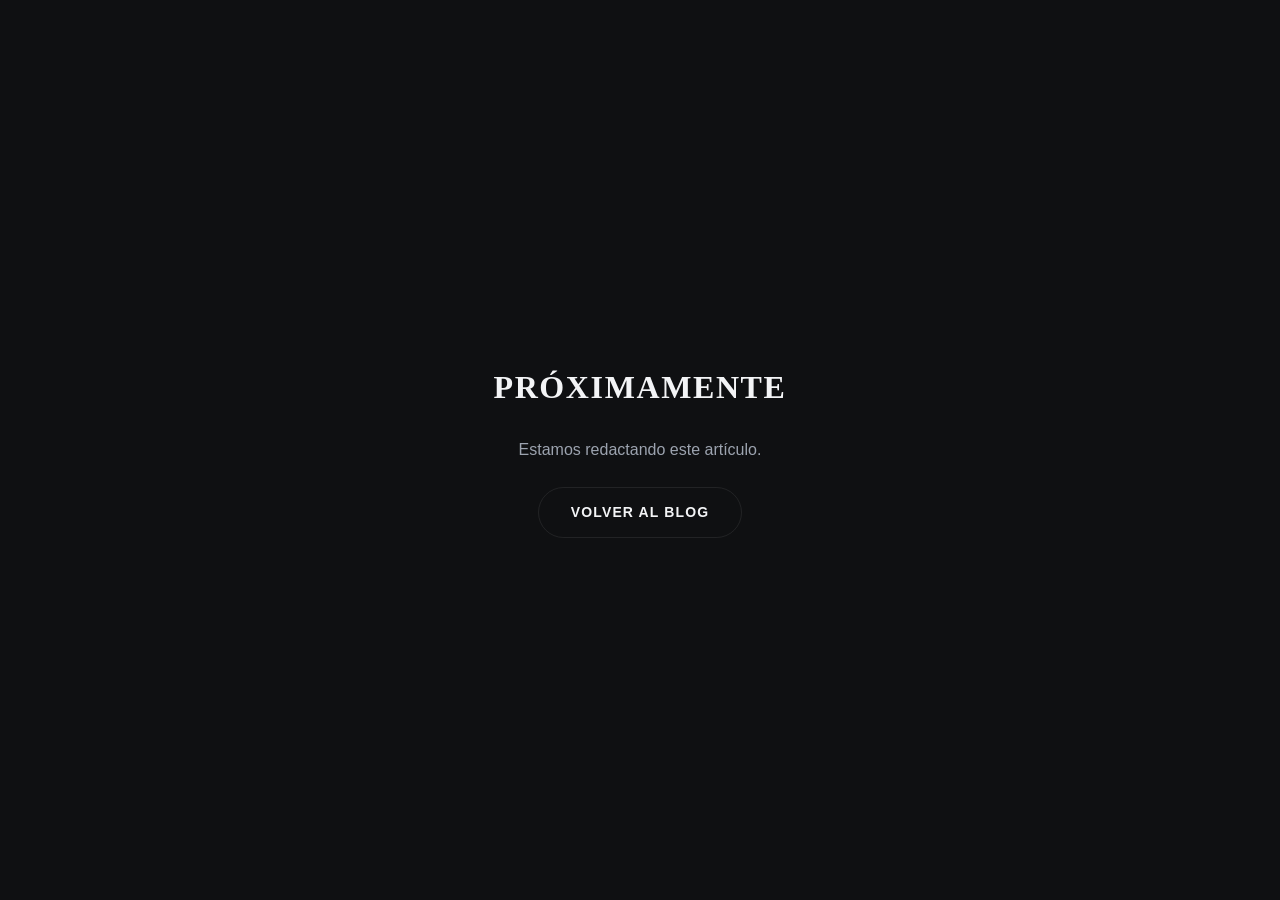
<file: Tarea Clase aut/blogspace.html>
<!DOCTYPE html>
<html lang="es">
<head>
  <meta charset="UTF-8">
  <meta name="viewport" content="width=device-width, initial-scale=1.0">
  <title>Próximamente | KAIRA Architecture</title>
  <link rel="stylesheet" href="style.css">
</head>
<body style="display: flex; align-items: center; justify-content: center; min-height: 100vh; text-align: center;">
  <div>
    <h1>Próximamente</h1>
    <p style="color: var(--text-muted); margin: 1.5rem 0;">Estamos redactando este artículo.</p>
    <a href="blog.html" class="btn btn-outline">Volver al Blog</a>
  </div>
</body>
</html>
</file>
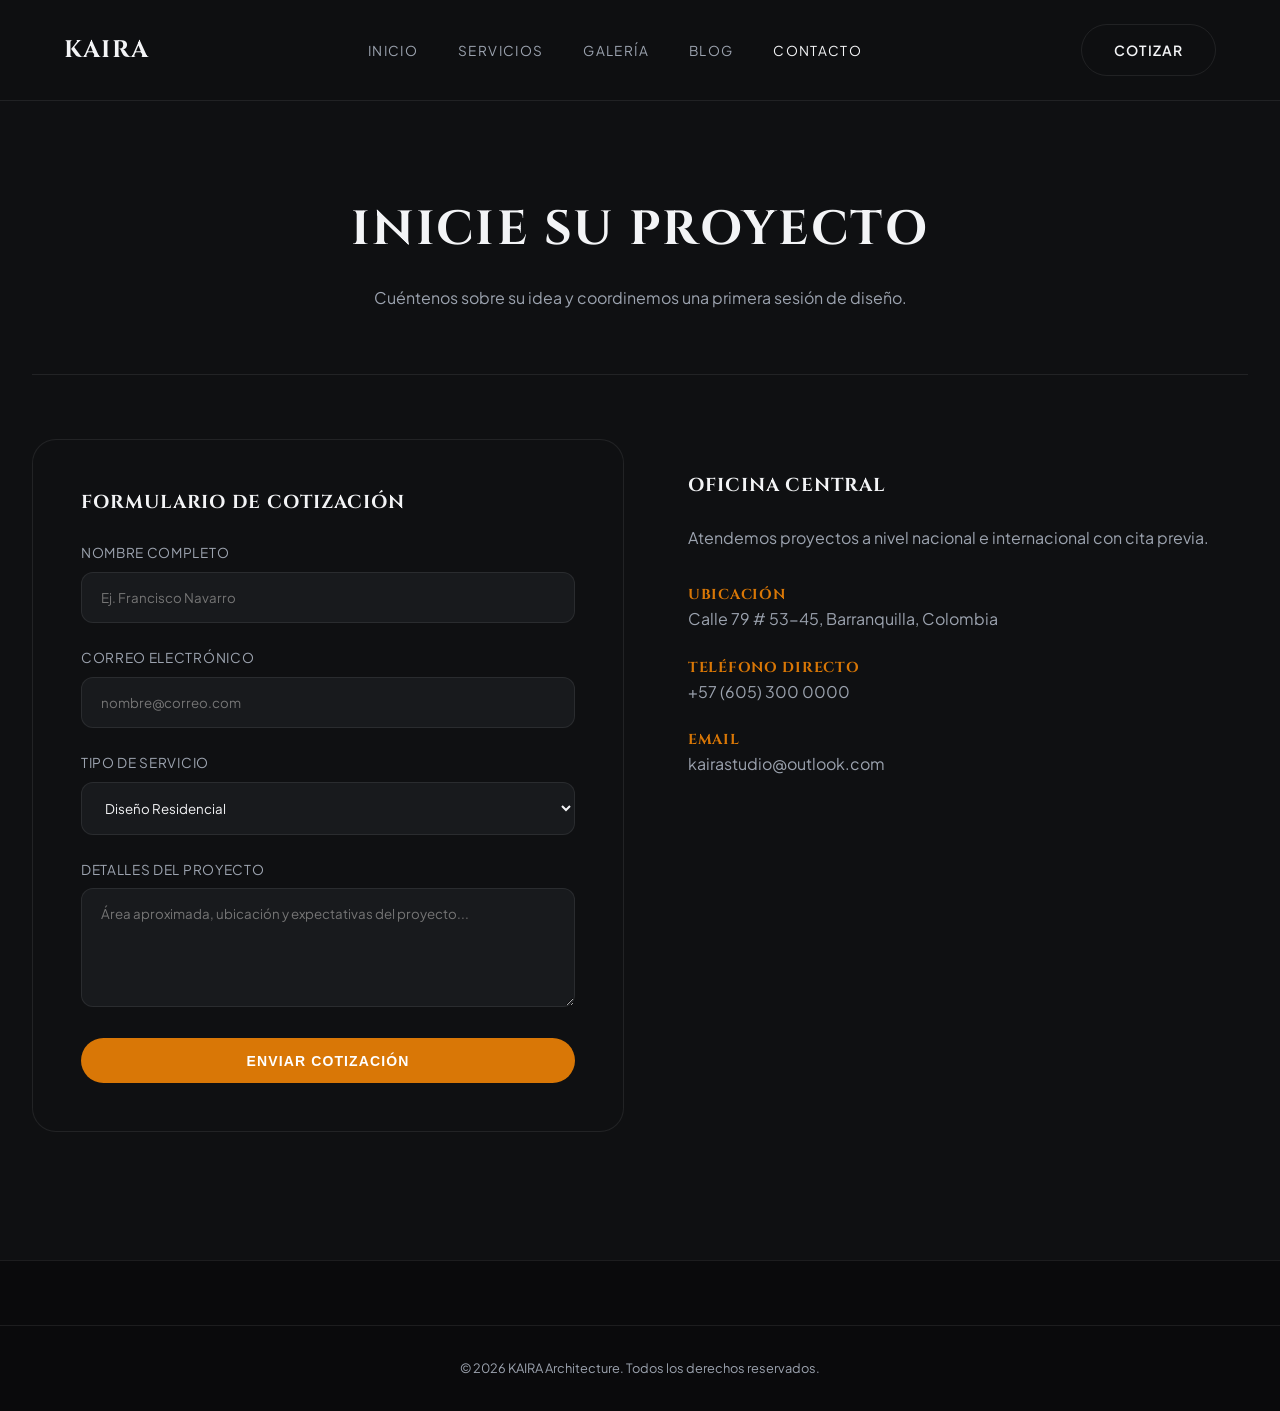
<file: Tarea Clase aut/contacto.html>
<!DOCTYPE html>
<html lang="es">
<head>
  <meta charset="UTF-8">
  <meta name="viewport" content="width=device-width, initial-scale=1.0">
  <title>Contacto & Cotización | KAIRA Architecture</title>
  <link href="https://fonts.googleapis.com/css2?family=Cinzel:wght@400;600;700&family=Plus+Jakarta+Sans:wght@300;400;600&display=swap" rel="stylesheet">
  <link rel="stylesheet" href="style.css">
  <style>
    .form-group {
      margin-bottom: 1.5rem;
    }
    .form-group label {
      display: block;
      margin-bottom: 0.5rem;
      font-size: 0.85rem;
      text-transform: uppercase;
      letter-spacing: 0.05em;
      color: var(--text-muted);
    }
    .form-control {
      width: 100%;
      padding: 1rem 1.2rem;
      background: var(--bg-card);
      border: 1px solid var(--border-color);
      border-radius: 12px;
      color: var(--text-main);
      font-family: inherit;
      outline: none;
      transition: var(--transition);
    }
    .form-control:focus {
      border-color: var(--accent);
    }
  </style>
</head>
<body>

  <header class="header">
    <a href="index.html" class="brand-logo">KAIRA</a>
    <nav>
      <ul class="nav-links">
        <li><a href="index.html">Inicio</a></li>
        <li><a href="servicios.html">Servicios</a></li>
        <li><a href="galeria.html">Galería</a></li>
        <li><a href="blog.html">Blog</a></li>
        <li><a href="contacto.html" class="active">Contacto</a></li>
      </ul>
    </nav>
    <a href="contacto.html" class="btn btn-outline">Cotizar</a>
  </header>

  <main class="container">
    <div class="page-header">
      <h1 class="page-title">Inicie su Proyecto</h1>
      <p class="page-subtitle">Cuéntenos sobre su idea y coordinemos una primera sesión de diseño.</p>
    </div>

    <div class="grid-2" style="margin-bottom: 8rem; align-items: start;">
      <!-- Formulario 1: Solicitud de Proyecto -->
      <div style="background: var(--bg-primary); border: 1px solid var(--border-color); padding: 3rem; border-radius: 24px;">
        <h3 style="margin-bottom: 1.5rem;">Formulario de Cotización</h3>
        <form action="#" method="POST">
          <div class="form-group">
            <label for="nombre">Nombre Completo</label>
            <input type="text" id="nombre" class="form-control" placeholder="Ej. Francisco Navarro" required>
          </div>
          <div class="form-group">
            <label for="email">Correo Electrónico</label>
            <input type="email" id="email" class="form-control" placeholder="nombre@correo.com" required>
          </div>
          <div class="form-group">
            <label for="servicio">Tipo de Servicio</label>
            <select id="servicio" class="form-control">
              <option value="residencial">Diseño Residencial</option>
              <option value="interiorismo">Interiorismo</option>
              <option value="bim">Supervisión / Consultoría BIM</option>
            </select>
          </div>
          <div class="form-group">
            <label for="mensaje">Detalles del Proyecto</label>
            <textarea id="mensaje" rows="5" class="form-control" placeholder="Área aproximada, ubicación y expectativas del proyecto..."></textarea>
          </div>
          <!-- Botón Redondo Accent -->
          <button type="submit" class="btn btn-accent" style="width: 100%;">Enviar Cotización</button>
        </form>
      </div>

      <!-- Informacion Directa -->
      <div style="padding: 2rem;">
        <h3 style="margin-bottom: 1.5rem;">Oficina Central</h3>
        <p style="color: var(--text-muted); margin-bottom: 2rem;">Atendemos proyectos a nivel nacional e internacional con cita previa.</p>
        
        <div style="margin-bottom: 1.5rem;">
          <h4 style="color: var(--accent); font-size: 0.9rem;">Ubicación</h4>
          <p style="color: var(--text-muted);">Calle 79 # 53-45, Barranquilla, Colombia</p>
        </div>

        <div style="margin-bottom: 1.5rem;">
          <h4 style="color: var(--accent); font-size: 0.9rem;">Teléfono Directo</h4>
          <p style="color: var(--text-muted);">+57 (605) 300 0000</p>
        </div>

        <div>
          <h4 style="color: var(--accent); font-size: 0.9rem;">Email</h4>
          <p style="color: var(--text-muted);">kairastudio@outlook.com</p>
        </div>
      </div>
    </div>
  </main>

  <footer class="footer">
    <div class="container footer-bottom">
      <p>&copy; 2026 KAIRA Architecture. Todos los derechos reservados.</p>
    </div>
  </footer>

</body>
</html>
</file>
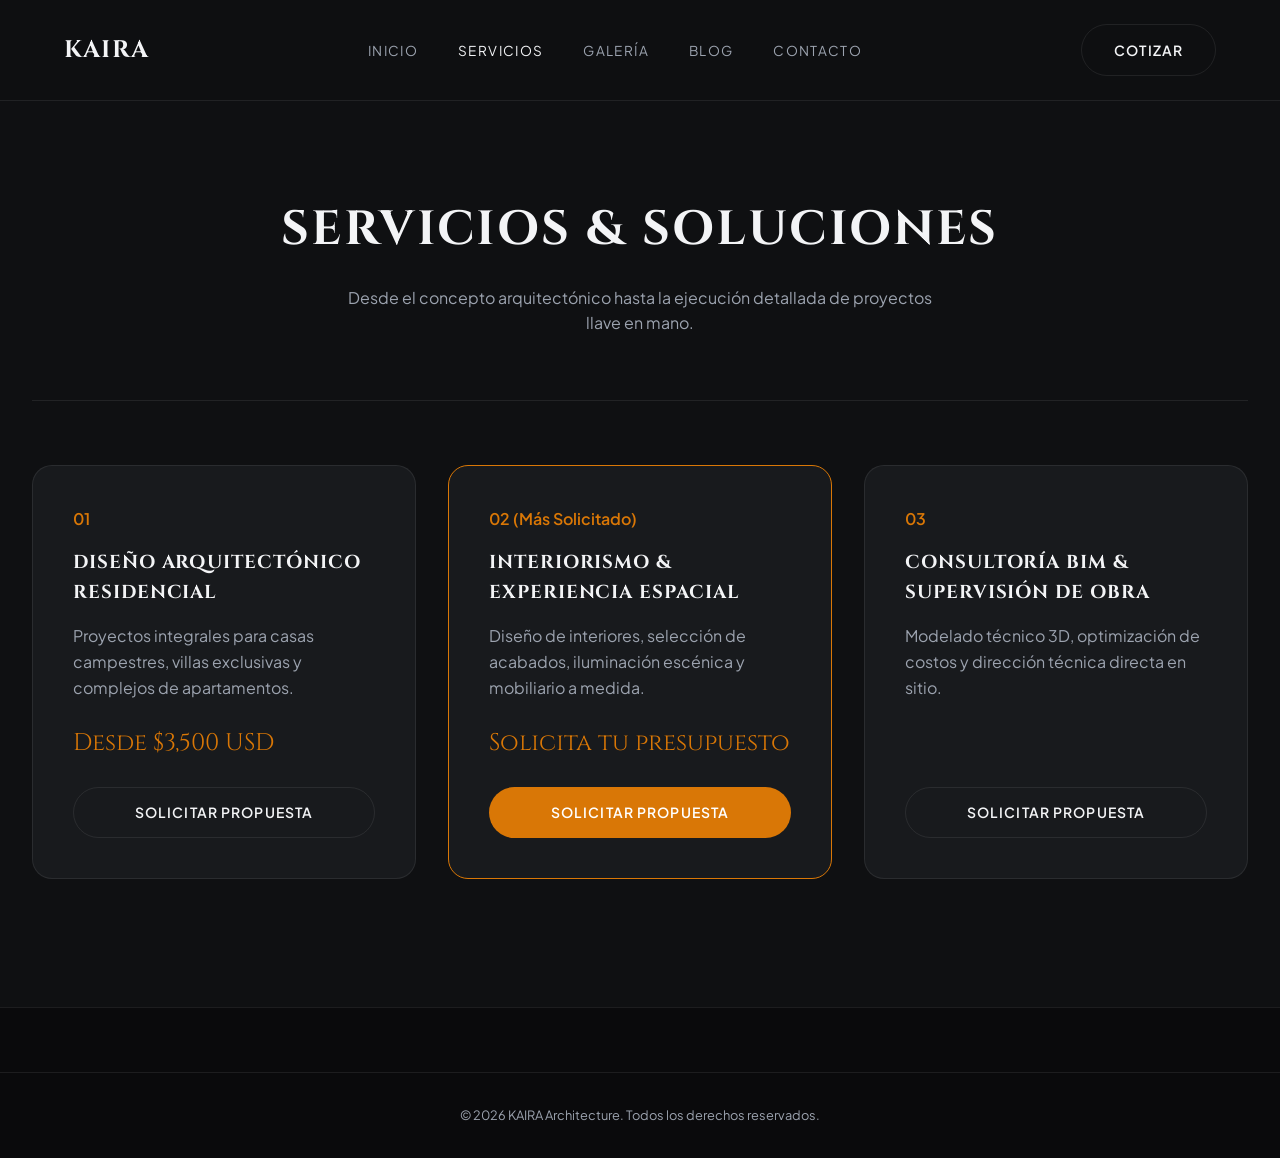
<file: Tarea Clase aut/servicios.html>
<!DOCTYPE html>
<html lang="es">
<head>
  <meta charset="UTF-8">
  <meta name="viewport" content="width=device-width, initial-scale=1.0">
  <title>Servicios | KAIRA Architecture</title>
  <link href="https://fonts.googleapis.com/css2?family=Cinzel:wght@400;600;700&family=Plus+Jakarta+Sans:wght@300;400;600&display=swap" rel="stylesheet">
  <link rel="stylesheet" href="style.css">
  <style>
    .service-card {
      background: var(--bg-card);
      border: 1px solid var(--border-color);
      border-radius: 20px;
      padding: 2.5rem;
      transition: var(--transition);
      display: flex;
      flex-direction: column;
      justify-content: space-between;
    }
    .service-card:hover {
      border-color: var(--accent);
      transform: translateY(-5px);
    }
    .price-tag {
      font-size: 1.5rem;
      font-family: var(--font-heading);
      color: var(--accent);
      margin: 1.5rem 0;
    }
  </style>
</head>
<body>

  <header class="header">
    <a href="index.html" class="brand-logo">KAIRA</a>
    <nav>
      <ul class="nav-links">
        <li><a href="index.html">Inicio</a></li>
        <li><a href="servicios.html" class="active">Servicios</a></li>
        <li><a href="galeria.html">Galería</a></li>
        <li><a href="blog.html">Blog</a></li>
        <li><a href="contacto.html">Contacto</a></li>
      </ul>
    </nav>
    <a href="contacto.html" class="btn btn-outline">Cotizar</a>
  </header>

  <main class="container">
    <div class="page-header">
      <h1 class="page-title">Servicios & Soluciones</h1>
      <p class="page-subtitle">Desde el concepto arquitectónico hasta la ejecución detallada de proyectos llave en mano.</p>
    </div>

    <section class="grid-3" style="margin-bottom: 8rem;">
      <div class="service-card">
        <div>
          <span style="color: var(--accent); font-weight: 600;">01</span>
          <h3 style="margin: 1rem 0;">Diseño Arquitectónico Residencial</h3>
          <p style="color: var(--text-muted);">Proyectos integrales para casas campestres, villas exclusivas y complejos de apartamentos.</p>
        </div>
        <div>
          <div class="price-tag">Desde $3,500 USD</div>
          <a href="contacto.html" class="btn btn-outline" style="width: 100%;">Solicitar Propuesta</a>
        </div>
      </div>

      <div class="service-card" style="border-color: var(--accent);">
        <div>
          <span style="color: var(--accent); font-weight: 600;">02 (Más Solicitado)</span>
          <h3 style="margin: 1rem 0;">Interiorismo & Experiencia Espacial</h3>
          <p style="color: var(--text-muted);">Diseño de interiores, selección de acabados, iluminación escénica y mobiliario a medida.</p>
        </div>
        <div>
          <div class="price-tag">Solicita tu presupuesto </div>
          <a href="contacto.html" class="btn btn-accent" style="width: 100%;">Solicitar Propuesta</a>
        </div>
      </div>

      <div class="service-card">
        <div>
          <span style="color: var(--accent); font-weight: 600;">03</span>
          <h3 style="margin: 1rem 0;">Consultoría BIM & Supervisión de Obra</h3>
          <p style="color: var(--text-muted);">Modelado técnico 3D, optimización de costos y dirección técnica directa en sitio.</p>
        </div>
        <div>
          <br>
          <a href="contacto.html" class="btn btn-outline" style="width: 100%;">Solicitar Propuesta</a>
        </div>
      </div>
    </section>
  </main>

  <footer class="footer">
    <div class="container footer-bottom">
      <p>&copy; 2026 KAIRA Architecture. Todos los derechos reservados.</p>
    </div>
  </footer>

</body>
</html>
</file>
<file: Tarea Clase aut/style.css>
:root {
  --bg-primary: #0f1012;
  --bg-card: #181a1d;
  --bg-card-hover: #22252a;
  --text-main: #f3f4f6;
  --text-muted: #9ca3af;
  --accent: #d97706; /* Ámbar arquitectónico */
  --accent-hover: #b45309;
  --border-color: rgba(255, 255, 255, 0.08);
  --font-heading: 'Cinzel', serif;
  --font-body: 'Plus Jakarta Sans', sans-serif;
  --transition: all 0.3s cubic-bezier(0.4, 0, 0.2, 1);
}

/* Reset Básico */
* {
  margin: 0;
  padding: 0;
  box-sizing: border-box;
}

body {
  background-color: var(--bg-primary);
  color: var(--text-main);
  font-family: var(--font-body);
  line-height: 1.6;
  overflow-x: hidden;
}

/* Tipografía */
h1, h2, h3, h4, .brand-logo {
  font-family: var(--font-heading);
  letter-spacing: 0.05em;
  text-transform: uppercase;
}

a {
  color: inherit;
  text-decoration: none;
}

/* BOTONES REDONDOS (Estilo Solicitado) */
.btn {
  display: inline-flex;
  align-items: center;
  justify-content: center;
  padding: 0.85rem 2rem;
  border-radius: 9999px; /* Totalmente redondo / Pill-style */
  font-size: 0.875rem;
  font-weight: 600;
  letter-spacing: 0.08em;
  text-transform: uppercase;
  transition: var(--transition);
  cursor: pointer;
  border: 1px solid transparent;
}

.btn-primary {
  background-color: var(--text-main);
  color: var(--bg-primary);
}

.btn-primary:hover {
  background-color: #ffffff;
  transform: translateY(-2px);
  box-shadow: 0 10px 20px rgba(255, 255, 255, 0.1);
}

.btn-outline {
  background-color: transparent;
  color: var(--text-main);
  border-color: var(--border-color);
}

.btn-outline:hover {
  border-color: var(--text-main);
  background-color: rgba(255, 255, 255, 0.05);
  transform: translateY(-2px);
}

.btn-accent {
  background-color: var(--accent);
  color: #ffffff;
}

.btn-accent:hover {
  background-color: var(--accent-hover);
  transform: translateY(-2px);
  box-shadow: 0 10px 20px rgba(217, 119, 6, 0.2);
}

/* Header & Navegación Global */
.header {
  position: fixed;
  top: 0;
  left: 0;
  width: 100%;
  padding: 1.5rem 4rem;
  display: flex;
  justify-content: space-between;
  align-items: center;
  z-index: 100;
  background: rgba(15, 16, 18, 0.85);
  backdrop-filter: blur(12px);
  border-bottom: 1px solid var(--border-color);
}

.brand-logo {
  font-size: 1.5rem;
  font-weight: 700;
  color: var(--text-main);
}

.nav-links {
  display: flex;
  gap: 2.5rem;
  list-style: none;
}

.nav-links a {
  font-size: 0.85rem;
  text-transform: uppercase;
  letter-spacing: 0.1em;
  color: var(--text-muted);
  transition: var(--transition);
}

.nav-links a:hover,
.nav-links a.active {
  color: var(--text-main);
}

/* Layout General */
.container {
  max-width: 1280px;
  margin: 0 auto;
  padding: 0 2rem;
}

.section {
  padding: 8rem 0;
}

.page-header {
  padding: 12rem 0 4rem;
  text-align: center;
  border-bottom: 1px solid var(--border-color);
  margin-bottom: 4rem;
}

.page-title {
  font-size: 3rem;
  margin-bottom: 1rem;
}

.page-subtitle {
  color: var(--text-muted);
  max-width: 600px;
  margin: 0 auto;
}

/* Footer Global */
.footer {
  border-top: 1px solid var(--border-color);
  padding: 4rem 0 2rem;
  background-color: #0a0a0c;
}

.footer-grid {
  display: grid;
  grid-template-columns: 2fr repeat(3, 1fr);
  gap: 3rem;
  margin-bottom: 3rem;
}

.footer-bottom {
  text-align: center;
  padding-top: 2rem;
  border-top: 1px solid var(--border-color);
  color: var(--text-muted);
  font-size: 0.8rem;
}

/* Responsive Grid Helper */
.grid-2 { display: grid; grid-template-columns: repeat(2, 1fr); gap: 2rem; }
.grid-3 { display: grid; grid-template-columns: repeat(3, 1fr); gap: 2rem; }

@media (max-width: 900px) {
  .header { padding: 1.5rem 2rem; }
  .grid-2, .grid-3 { grid-template-columns: 1fr; }
  .footer-grid { grid-template-columns: 1fr; }
  .nav-links { display: none; } /* En producción se añade menú hamburguesa */
}
</file>
